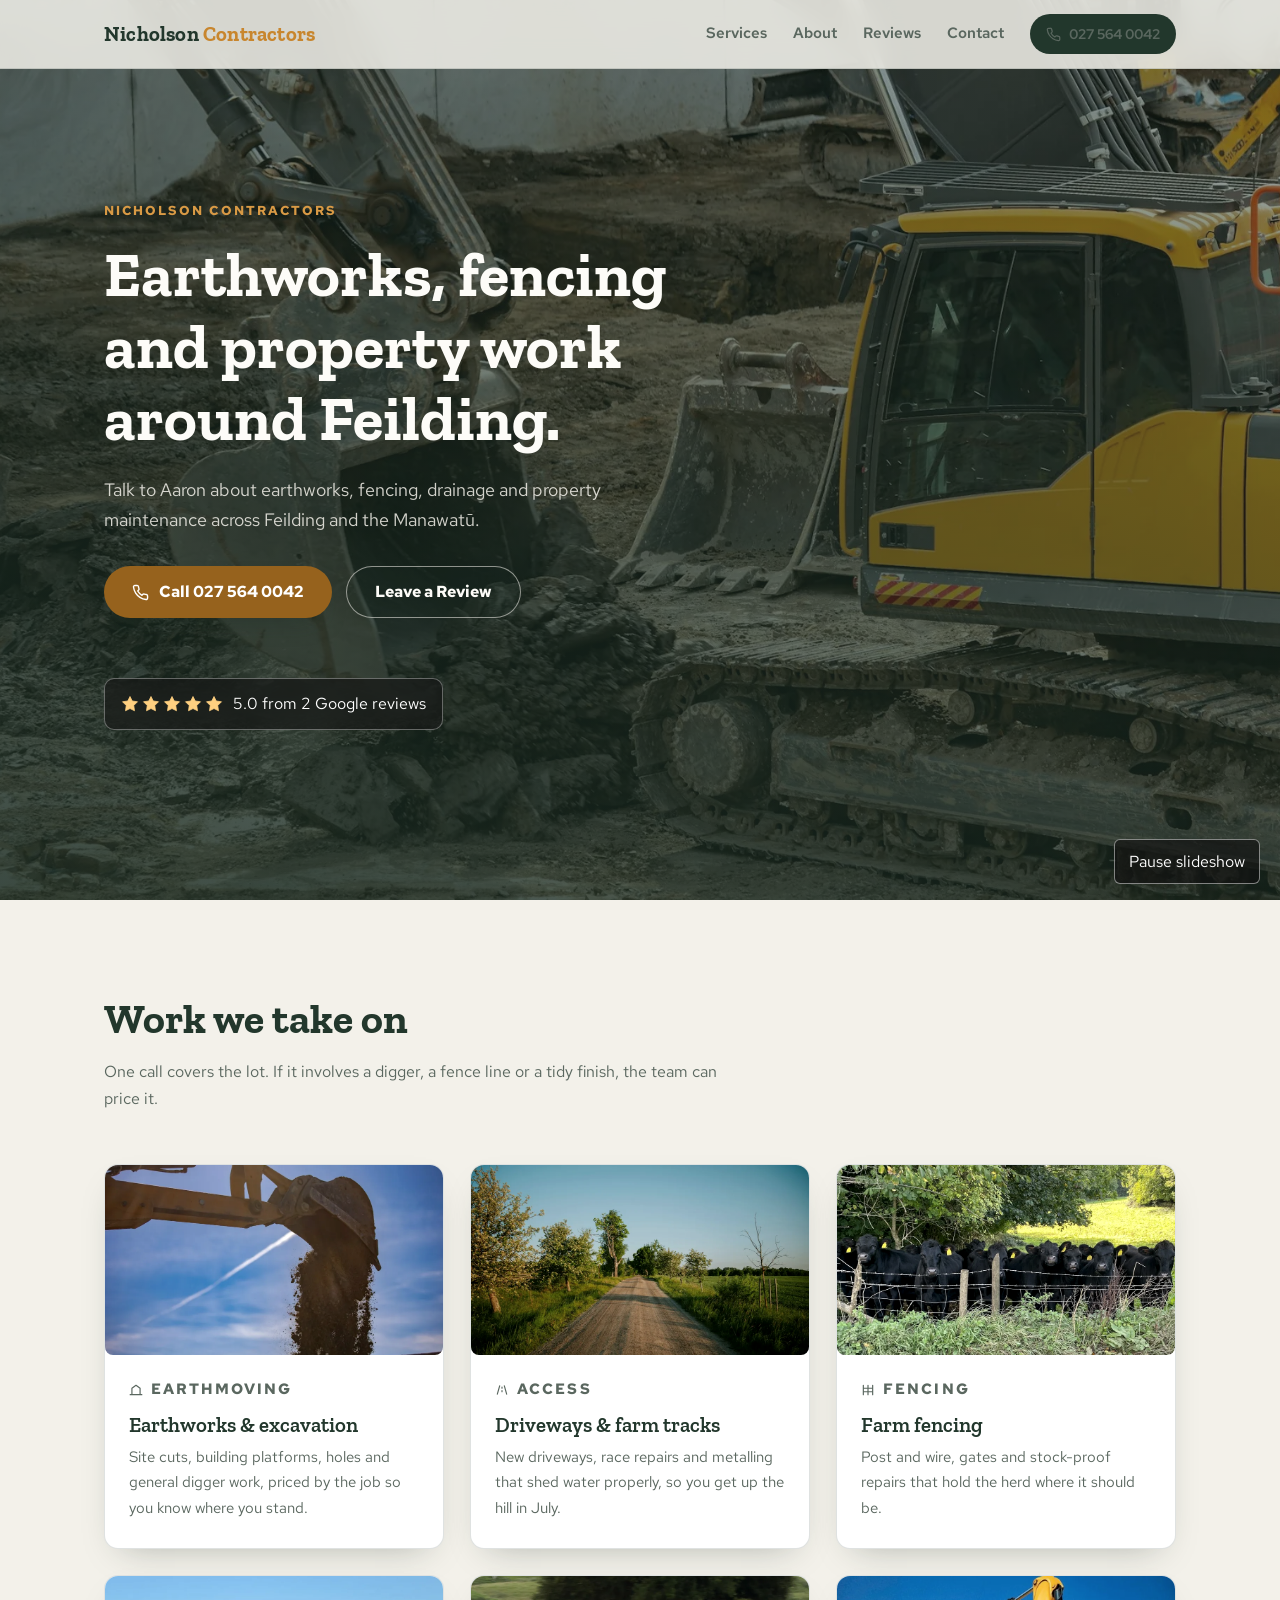
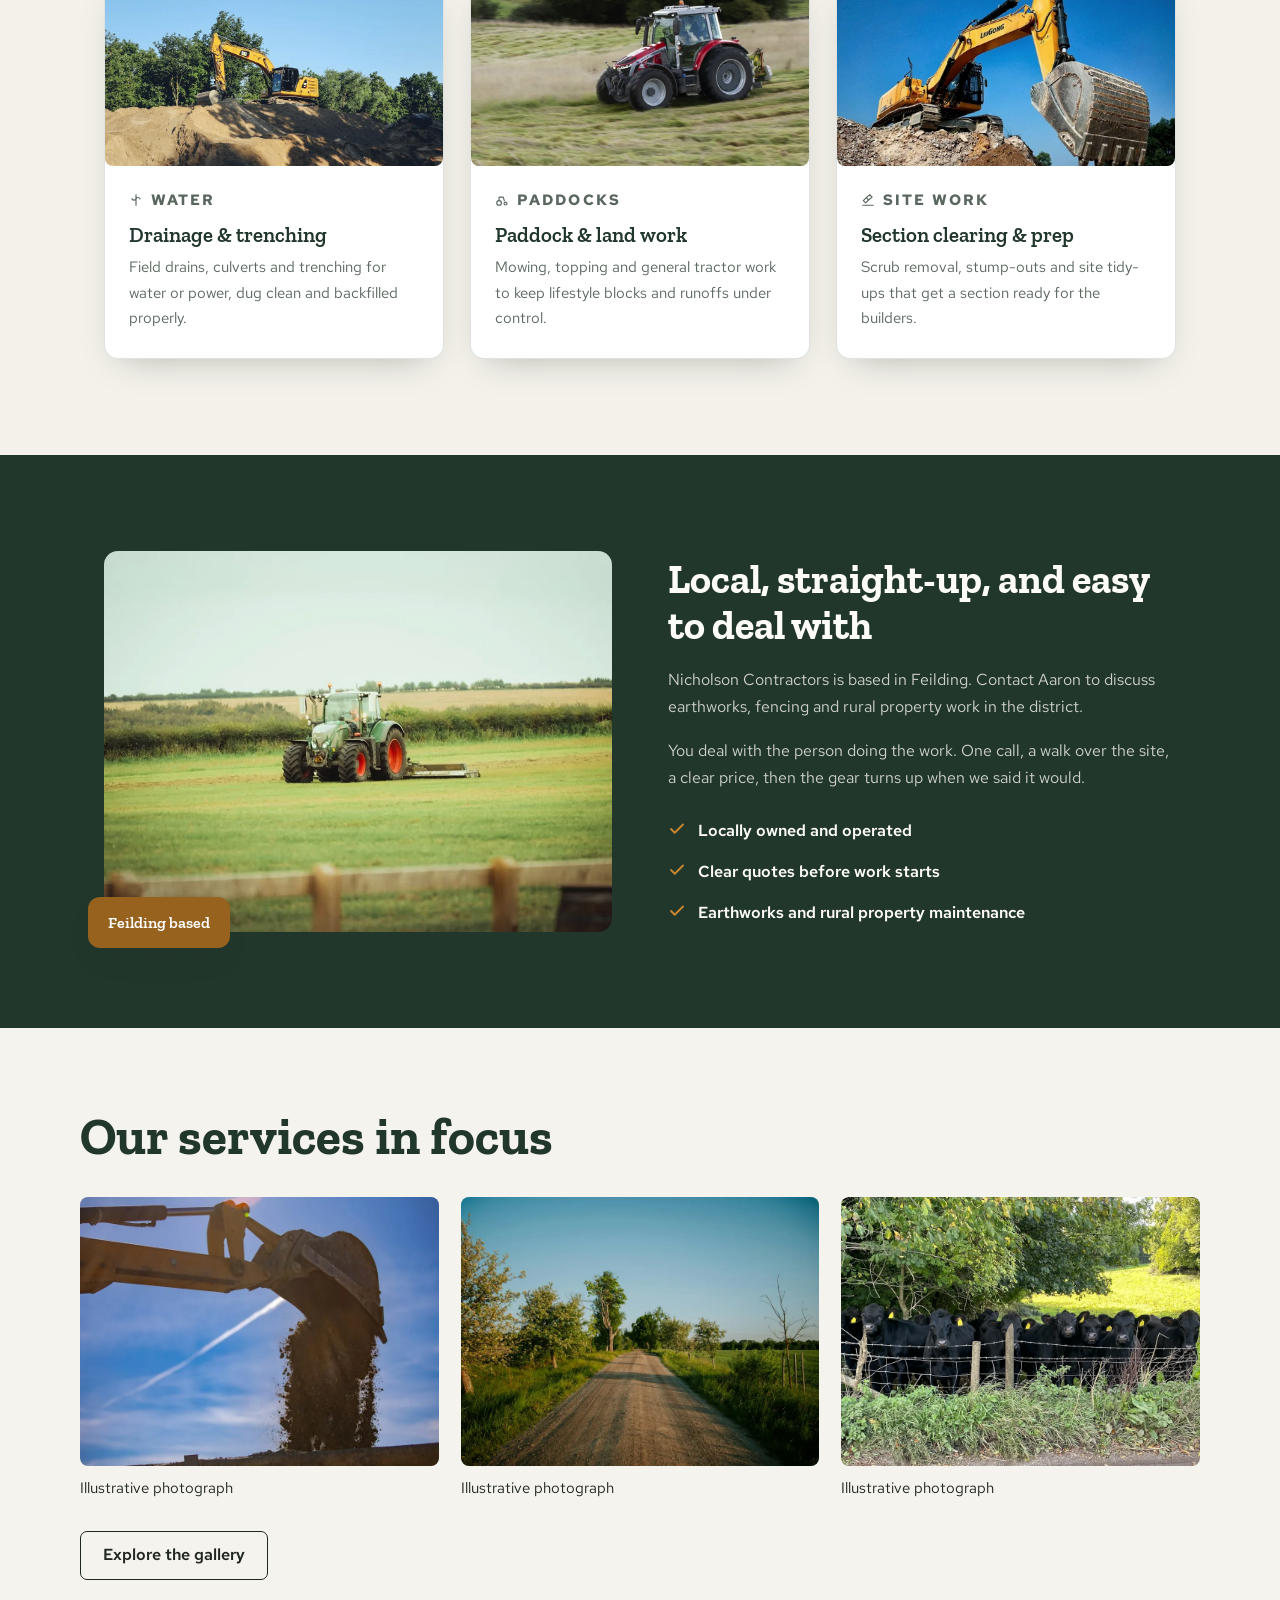
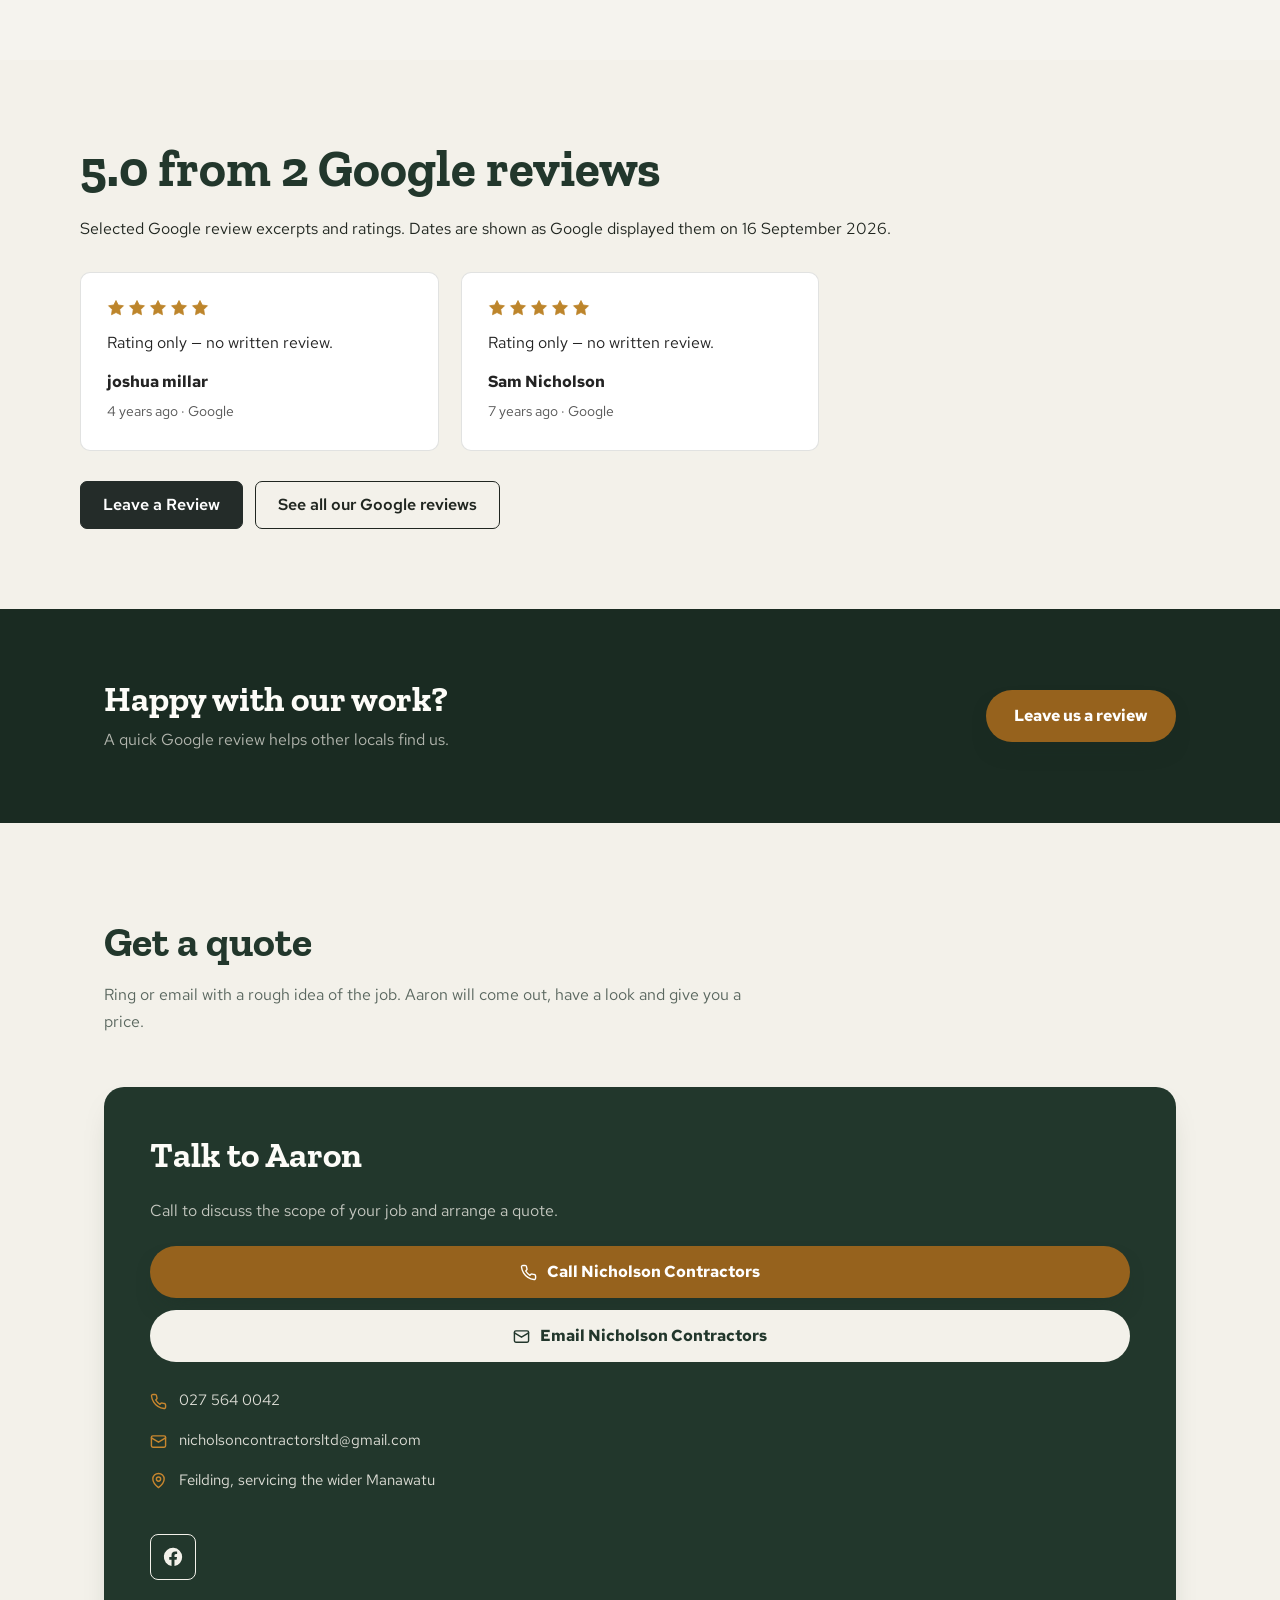
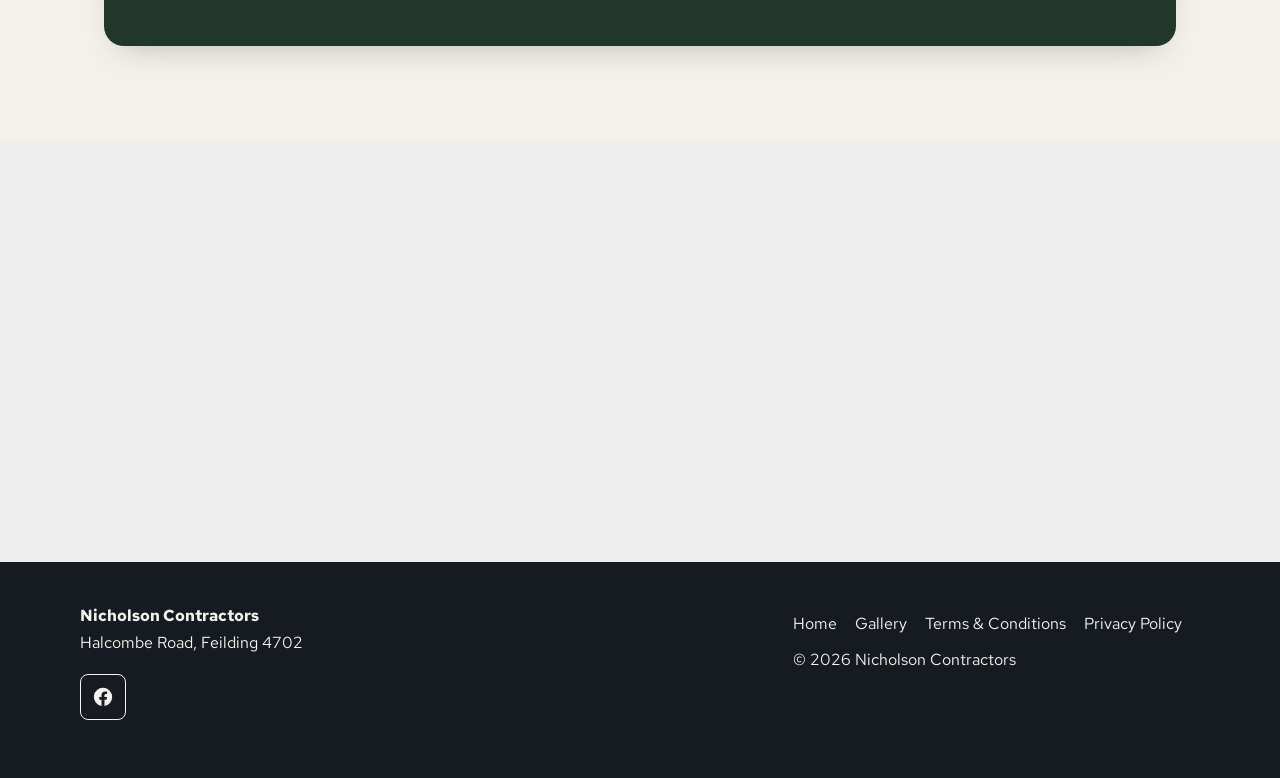
<file: index.html>
<!DOCTYPE html>

<html lang="en-NZ">
<head>
<meta charset="utf-8"/>
<meta content="width=device-width, initial-scale=1" name="viewport"/>
<title>Nicholson Contractors | Rural Contracting, Feilding</title>
<meta content="Nicholson Contractors handles earthworks, fencing, drainage and property work around Feilding and the wider Manawatu. Call Aaron for a straight quote." name="description"/>
<meta content="Nicholson Contractors | Rural Contracting, Feilding" property="og:title"/>
<meta content="Earthworks, fencing, drainage and property work around Feilding. Call Aaron for a straight quote." property="og:description"/>
<meta content="website" property="og:type"/>
<meta content="img/hero-earthworks.jpg" property="og:image"/>
<link href="data:image/svg+xml,%3Csvg xmlns='http://www.w3.org/2000/svg' viewBox='0 0 64 64'%3E%3Crect width='64' height='64' rx='12' fill='%2322372c'/%3E%3Ctext x='32' y='44' font-family='Georgia,serif' font-size='34' font-weight='700' fill='%23c8862e' text-anchor='middle'%3EN%3C/text%3E%3C/svg%3E" rel="icon"/>
<link href="https://fonts.googleapis.com" rel="preconnect"/>
<link crossorigin="" href="https://fonts.gstatic.com" rel="preconnect"/>
<link href="https://fonts.googleapis.com/css2?family=Zilla+Slab:wght@500;600;700&amp;family=Red+Hat+Text:wght@400;500;600;700&amp;display=swap" rel="stylesheet"/>
<link href="styles.css" rel="stylesheet"/></head>
<body>
<div id="intro"><span>Nicholson Contractors</span></div>
<nav id="nav">
<div class="nav-inner">
<a class="brand" href="#top">Nicholson <b>Contractors</b></a>
<a class="verified-mobile-call" href="tel:+64275640042">Call</a><button aria-expanded="false" aria-label="Open menu" data-menu-button="" id="navToggle">
<svg fill="none" height="26" stroke="currentColor" stroke-linecap="round" stroke-width="2" viewBox="0 0 24 24" width="26"><path d="M3 6h18M3 12h18M3 18h18"></path></svg>
</button>
<div class="nav-links" data-mobile-menu="" id="navLinks">
<a href="#services">Services</a>
<a href="#about">About</a>
<a href="#reviews">Reviews</a>
<a href="#contact">Contact</a>
<a class="nav-phone" href="tel:+64275640042">
<svg fill="none" height="15" stroke="currentColor" stroke-linecap="round" stroke-linejoin="round" stroke-width="2" viewBox="0 0 24 24" width="15"><path d="M22 16.92v3a2 2 0 0 1-2.18 2 19.79 19.79 0 0 1-8.63-3.07 19.5 19.5 0 0 1-6-6 19.79 19.79 0 0 1-3.07-8.67A2 2 0 0 1 4.11 2h3a2 2 0 0 1 2 1.72c.127.96.361 1.903.7 2.81a2 2 0 0 1-.45 2.11L8.09 9.91a16 16 0 0 0 6 6l1.27-1.27a2 2 0 0 1 2.11-.45c.907.339 1.85.573 2.81.7A2 2 0 0 1 22 16.92z"></path></svg>
        027 564 0042
      </a>
</div>
</div>
</nav>
<header class="hero" id="top">
<div class="slides">
<img alt="Excavator digging on a construction site" class="on" decoding="async" fetchpriority="high" height="1280" loading="eager" sizes="100vw" src="img/hero-earthworks.jpg" srcset="img/hero-earthworks-480.webp 480w, img/hero-earthworks-960.webp 960w, img/hero-earthworks-1600.webp 1600w, img/hero-earthworks.jpg 1920w" width="1920"/>
<img alt="Terraced earthworks cut into a hillside" decoding="async" fetchpriority="auto" height="1280" loading="lazy" sizes="100vw" src="img/hero-terraced-site.jpg" srcset="img/hero-terraced-site-480.webp 480w, img/hero-terraced-site-960.webp 960w, img/hero-terraced-site-1600.webp 1600w, img/hero-terraced-site.jpg 1920w" width="1920"/>
<img alt="Gravel farm road running between fenced paddocks" decoding="async" fetchpriority="auto" height="1281" loading="lazy" sizes="100vw" src="img/hero-farm-track.jpg" srcset="img/hero-farm-track-480.webp 480w, img/hero-farm-track-960.webp 960w, img/hero-farm-track-1600.webp 1600w, img/hero-farm-track.jpg 1920w" width="1920"/>
</div>
<div class="hero-scrim"></div>
<div class="hero-content">
<div class="hero-grid">
<div>
<p class="eyebrow">Nicholson Contractors</p>
<h1>Earthworks, fencing and property work around Feilding.</h1>
<p class="lede">Talk to Aaron about earthworks, fencing, drainage and property maintenance across Feilding and the Manawatū.</p>
<div class="hero-ctas">
<a class="btn btn-amber" href="tel:+64275640042">
<svg fill="none" height="17" stroke="currentColor" stroke-linecap="round" stroke-linejoin="round" stroke-width="2" viewBox="0 0 24 24" width="17"><path d="M22 16.92v3a2 2 0 0 1-2.18 2 19.79 19.79 0 0 1-8.63-3.07 19.5 19.5 0 0 1-6-6 19.79 19.79 0 0 1-3.07-8.67A2 2 0 0 1 4.11 2h3a2 2 0 0 1 2 1.72c.127.96.361 1.903.7 2.81a2 2 0 0 1-.45 2.11L8.09 9.91a16 16 0 0 0 6 6l1.27-1.27a2 2 0 0 1 2.11-.45c.907.339 1.85.573 2.81.7A2 2 0 0 1 22 16.92z"></path></svg>
            Call 027 564 0042
          </a>
<a class="btn btn-ghost" href="https://search.google.com/local/writereview?placeid=ChIJ3a2qFYJKQG0RBZfmLG000B4" rel="noopener" target="_blank">Leave a Review</a>
</div>
<a class="verified-rating" href="https://search.google.com/local/reviews?placeid=ChIJ3a2qFYJKQG0RBZfmLG000B4" rel="noopener" target="_blank"><span aria-label="5 out of 5 stars" class="verified-stars"><svg aria-hidden="true" fill="currentColor" stroke="currentColor" viewBox="0 0 24 24"><path d="m12 2 3 6 7 1-5 5 1 7-6-3-6 3 1-7-5-5 7-1z"></path></svg><svg aria-hidden="true" fill="currentColor" stroke="currentColor" viewBox="0 0 24 24"><path d="m12 2 3 6 7 1-5 5 1 7-6-3-6 3 1-7-5-5 7-1z"></path></svg><svg aria-hidden="true" fill="currentColor" stroke="currentColor" viewBox="0 0 24 24"><path d="m12 2 3 6 7 1-5 5 1 7-6-3-6 3 1-7-5-5 7-1z"></path></svg><svg aria-hidden="true" fill="currentColor" stroke="currentColor" viewBox="0 0 24 24"><path d="m12 2 3 6 7 1-5 5 1 7-6-3-6 3 1-7-5-5 7-1z"></path></svg><svg aria-hidden="true" fill="currentColor" stroke="currentColor" viewBox="0 0 24 24"><path d="m12 2 3 6 7 1-5 5 1 7-6-3-6 3 1-7-5-5 7-1z"></path></svg></span><span>5.0 from 2 Google reviews</span></a>
</div>
</div>
</div>
<button aria-pressed="false" class="slide-control" type="button">Pause slideshow</button></header>
<section id="services">
<div class="wrap">
<div class="sec-head reveal">
<h2>Work we take on</h2>
<p>One call covers the lot. If it involves a digger, a fence line or a tidy finish, the team can price it.</p>
</div>
<div class="svc-grid">
<article class="svc reveal">
<img alt="Excavator bucket dumping soil against a blue sky" class="photo" decoding="async" height="800" loading="lazy" sizes="(max-width: 767px) 100vw, 50vw" src="img/svc-earthworks.jpg" srcset="img/svc-earthworks-480.webp 480w, img/svc-earthworks-960.webp 960w, img/svc-earthworks.jpg 1200w" width="1200"/>
<div class="svc-body">
<p class="svc-label">
<svg fill="none" height="14" stroke="currentColor" stroke-linecap="round" stroke-linejoin="round" stroke-width="2" viewBox="0 0 24 24" width="14"><path d="M2 20h20M5 20V9l7-5 7 5v11"></path></svg>
            Earthmoving
          </p>
<h3>Earthworks &amp; excavation</h3>
<p>Site cuts, building platforms, holes and general digger work, priced by the job so you know where you stand.</p>
</div>
</article>
<article class="svc reveal">
<img alt="Metal farm track running through trees" class="photo" decoding="async" height="800" loading="lazy" sizes="(max-width: 767px) 100vw, 50vw" src="img/svc-driveways.jpg" srcset="img/svc-driveways-480.webp 480w, img/svc-driveways-960.webp 960w, img/svc-driveways.jpg 1200w" width="1200"/>
<div class="svc-body">
<p class="svc-label">
<svg fill="none" height="14" stroke="currentColor" stroke-linecap="round" stroke-linejoin="round" stroke-width="2" viewBox="0 0 24 24" width="14"><path d="M4 19l4-14M20 19L16 5M12 7v2M12 13v2"></path></svg>
            Access
          </p>
<h3>Driveways &amp; farm tracks</h3>
<p>New driveways, race repairs and metalling that shed water properly, so you get up the hill in July.</p>
</div>
</article>
<article class="svc reveal">
<img alt="Cattle standing behind a wire farm fence" class="photo" decoding="async" height="900" loading="lazy" sizes="(max-width: 767px) 100vw, 50vw" src="img/svc-fencing.jpg" srcset="img/svc-fencing-480.webp 480w, img/svc-fencing-960.webp 960w, img/svc-fencing.jpg 1200w" width="1200"/>
<div class="svc-body">
<p class="svc-label">
<svg fill="none" height="14" stroke="currentColor" stroke-linecap="round" stroke-linejoin="round" stroke-width="2" viewBox="0 0 24 24" width="14"><path d="M4 4v16M12 4v16M20 4v16M4 9h16M4 15h16"></path></svg>
            Fencing
          </p>
<h3>Farm fencing</h3>
<p>Post and wire, gates and stock-proof repairs that hold the herd where it should be.</p>
</div>
</article>
<article class="svc reveal">
<img alt="Excavator working on top of an earth bank" class="photo" decoding="async" height="674" loading="lazy" sizes="(max-width: 767px) 100vw, 50vw" src="img/svc-drainage.jpg" srcset="img/svc-drainage-480.webp 480w, img/svc-drainage-960.webp 960w, img/svc-drainage.jpg 1200w" width="1200"/>
<div class="svc-body">
<p class="svc-label">
<svg fill="none" height="14" stroke="currentColor" stroke-linecap="round" stroke-linejoin="round" stroke-width="2" viewBox="0 0 24 24" width="14"><path d="M12 3v18M5 10c2 3 5 3 7 0s5-3 7 0"></path></svg>
            Water
          </p>
<h3>Drainage &amp; trenching</h3>
<p>Field drains, culverts and trenching for water or power, dug clean and backfilled properly.</p>
</div>
</article>
<article class="svc reveal">
<img alt="Tractor mowing a grass paddock" class="photo" decoding="async" height="800" loading="lazy" sizes="(max-width: 767px) 100vw, 50vw" src="img/svc-tractor.jpg" srcset="img/svc-tractor-480.webp 480w, img/svc-tractor-960.webp 960w, img/svc-tractor.jpg 1200w" width="1200"/>
<div class="svc-body">
<p class="svc-label">
<svg fill="none" height="14" stroke="currentColor" stroke-linecap="round" stroke-linejoin="round" stroke-width="2" viewBox="0 0 24 24" width="14"><circle cx="7" cy="17" r="4"></circle><circle cx="18" cy="18" r="2.5"></circle><path d="M7 13V7h7l2 6"></path></svg>
            Paddocks
          </p>
<h3>Paddock &amp; land work</h3>
<p>Mowing, topping and general tractor work to keep lifestyle blocks and runoffs under control.</p>
</div>
</article>
<article class="svc reveal">
<img alt="Excavator digging earth on a cleared site" class="photo" decoding="async" height="800" loading="lazy" sizes="(max-width: 767px) 100vw, 50vw" src="img/svc-siteprep.jpg" srcset="img/svc-siteprep-480.webp 480w, img/svc-siteprep-960.webp 960w, img/svc-siteprep.jpg 1200w" width="1200"/>
<div class="svc-body">
<p class="svc-label">
<svg fill="none" height="14" stroke="currentColor" stroke-linecap="round" stroke-linejoin="round" stroke-width="2" viewBox="0 0 24 24" width="14"><path d="M3 21h18M9 8l6-5 4 4-6 5M9 8l-5 5 4 4 5-5M9 8l4 4"></path></svg>
            Site work
          </p>
<h3>Section clearing &amp; prep</h3>
<p>Scrub removal, stump-outs and site tidy-ups that get a section ready for the builders.</p>
</div>
</article>
</div>
</div>
</section>
<section id="about">
<div class="wrap">
<div class="about-grid">
<div class="about-photo reveal">
<img alt="Tractor working a green paddock behind a timber fence" class="photo" decoding="async" height="933" loading="lazy" sizes="(max-width: 767px) 100vw, 50vw" src="img/about-tractor.jpg" srcset="img/about-tractor-480.webp 480w, img/about-tractor-960.webp 960w, img/about-tractor.jpg 1400w" width="1400"/>
<span class="about-tag">Feilding based</span>
</div>
<div class="about-copy reveal">
<h2>Local, straight-up, and easy to deal with</h2>
<p>Nicholson Contractors is based in Feilding. Contact Aaron to discuss earthworks, fencing and rural property work in the district.</p>
<p>You deal with the person doing the work. One call, a walk over the site, a clear price, then the gear turns up when we said it would.</p>
<ul class="checklist">
<li>
<svg fill="none" height="18" stroke="currentColor" stroke-linecap="round" stroke-linejoin="round" stroke-width="2.5" viewBox="0 0 24 24" width="18"><path d="M20 6L9 17l-5-5"></path></svg>
            Locally owned and operated
          </li>
<li>
<svg fill="none" height="18" stroke="currentColor" stroke-linecap="round" stroke-linejoin="round" stroke-width="2.5" viewBox="0 0 24 24" width="18"><path d="M20 6L9 17l-5-5"></path></svg>
            Clear quotes before work starts
          </li>
<li>
<svg fill="none" height="18" stroke="currentColor" stroke-linecap="round" stroke-linejoin="round" stroke-width="2.5" viewBox="0 0 24 24" width="18"><path d="M20 6L9 17l-5-5"></path></svg>Earthworks and rural property maintenance</li>
</ul>
</div>
</div>
</div>
</section>
<section class="verified-section verified-gallery" id="gallery"><div class="verified-wrap"><h2>Our services in focus</h2><div class="verified-grid"><figure><img alt="Nicholson Contractors — service illustration" decoding="async" height="800" loading="lazy" sizes="(max-width: 767px) 100vw, 50vw" src="img/svc-earthworks.jpg" srcset="img/svc-earthworks-480.webp 480w, img/svc-earthworks-960.webp 960w, img/svc-earthworks.jpg 1200w" width="1200"/><figcaption>Illustrative photograph</figcaption></figure><figure><img alt="Nicholson Contractors — service illustration" decoding="async" height="800" loading="lazy" sizes="(max-width: 767px) 100vw, 50vw" src="img/svc-driveways.jpg" srcset="img/svc-driveways-480.webp 480w, img/svc-driveways-960.webp 960w, img/svc-driveways.jpg 1200w" width="1200"/><figcaption>Illustrative photograph</figcaption></figure><figure><img alt="Nicholson Contractors — service illustration" decoding="async" height="900" loading="lazy" sizes="(max-width: 767px) 100vw, 50vw" src="img/svc-fencing.jpg" srcset="img/svc-fencing-480.webp 480w, img/svc-fencing-960.webp 960w, img/svc-fencing.jpg 1200w" width="1200"/><figcaption>Illustrative photograph</figcaption></figure></div><a class="verified-button" href="gallery.html">Explore the gallery</a></div></section><section class="verified-section" id="reviews"><div class="verified-wrap"><h2>5.0 from 2 Google reviews</h2><p>Selected Google review excerpts and ratings. Dates are shown as Google displayed them on 16 September 2026.</p><div class="verified-grid"><article class="verified-card"><span aria-label="5 out of 5 stars" class="verified-stars"><svg aria-hidden="true" fill="currentColor" stroke="currentColor" viewBox="0 0 24 24"><path d="m12 2 3 6 7 1-5 5 1 7-6-3-6 3 1-7-5-5 7-1z"></path></svg><svg aria-hidden="true" fill="currentColor" stroke="currentColor" viewBox="0 0 24 24"><path d="m12 2 3 6 7 1-5 5 1 7-6-3-6 3 1-7-5-5 7-1z"></path></svg><svg aria-hidden="true" fill="currentColor" stroke="currentColor" viewBox="0 0 24 24"><path d="m12 2 3 6 7 1-5 5 1 7-6-3-6 3 1-7-5-5 7-1z"></path></svg><svg aria-hidden="true" fill="currentColor" stroke="currentColor" viewBox="0 0 24 24"><path d="m12 2 3 6 7 1-5 5 1 7-6-3-6 3 1-7-5-5 7-1z"></path></svg><svg aria-hidden="true" fill="currentColor" stroke="currentColor" viewBox="0 0 24 24"><path d="m12 2 3 6 7 1-5 5 1 7-6-3-6 3 1-7-5-5 7-1z"></path></svg></span><p>Rating only — no written review.</p><strong>joshua millar</strong><small>4 years ago · Google</small></article><article class="verified-card"><span aria-label="5 out of 5 stars" class="verified-stars"><svg aria-hidden="true" fill="currentColor" stroke="currentColor" viewBox="0 0 24 24"><path d="m12 2 3 6 7 1-5 5 1 7-6-3-6 3 1-7-5-5 7-1z"></path></svg><svg aria-hidden="true" fill="currentColor" stroke="currentColor" viewBox="0 0 24 24"><path d="m12 2 3 6 7 1-5 5 1 7-6-3-6 3 1-7-5-5 7-1z"></path></svg><svg aria-hidden="true" fill="currentColor" stroke="currentColor" viewBox="0 0 24 24"><path d="m12 2 3 6 7 1-5 5 1 7-6-3-6 3 1-7-5-5 7-1z"></path></svg><svg aria-hidden="true" fill="currentColor" stroke="currentColor" viewBox="0 0 24 24"><path d="m12 2 3 6 7 1-5 5 1 7-6-3-6 3 1-7-5-5 7-1z"></path></svg><svg aria-hidden="true" fill="currentColor" stroke="currentColor" viewBox="0 0 24 24"><path d="m12 2 3 6 7 1-5 5 1 7-6-3-6 3 1-7-5-5 7-1z"></path></svg></span><p>Rating only — no written review.</p><strong>Sam Nicholson</strong><small>7 years ago · Google</small></article></div><div class="verified-actions"><a class="verified-button primary" href="https://search.google.com/local/writereview?placeid=ChIJ3a2qFYJKQG0RBZfmLG000B4" rel="noopener" target="_blank">Leave a Review</a><a class="verified-button" href="https://search.google.com/local/reviews?placeid=ChIJ3a2qFYJKQG0RBZfmLG000B4" rel="noopener" target="_blank">See all our Google reviews</a></div></div></section>
<section id="review-banner">
<div class="wrap banner-inner reveal">
<div>
<h2>Happy with our work?</h2>
<p>A quick Google review helps other locals find us.</p>
</div>
<a class="btn btn-amber" href="https://search.google.com/local/writereview?placeid=ChIJ3a2qFYJKQG0RBZfmLG000B4" rel="noopener" target="_blank">Leave us a review</a>
</div>
</section>
<section id="contact">
<div class="wrap">
<div class="sec-head reveal">
<h2>Get a quote</h2>
<p>Ring or email with a rough idea of the job. Aaron will come out, have a look and give you a price.</p>
</div>
<div class="contact-card reveal" style="grid-template-columns:1fr">
<div class="contact-body">
<h2>Talk to Aaron</h2>
<p>Call to discuss the scope of your job and arrange a quote.</p>
<div class="contact-btns">
<a class="btn btn-amber" href="tel:+64275640042">
<svg fill="none" height="17" stroke="currentColor" stroke-linecap="round" stroke-linejoin="round" stroke-width="2" viewBox="0 0 24 24" width="17"><path d="M22 16.92v3a2 2 0 0 1-2.18 2 19.79 19.79 0 0 1-8.63-3.07 19.5 19.5 0 0 1-6-6 19.79 19.79 0 0 1-3.07-8.67A2 2 0 0 1 4.11 2h3a2 2 0 0 1 2 1.72c.127.96.361 1.903.7 2.81a2 2 0 0 1-.45 2.11L8.09 9.91a16 16 0 0 0 6 6l1.27-1.27a2 2 0 0 1 2.11-.45c.907.339 1.85.573 2.81.7A2 2 0 0 1 22 16.92z"></path></svg>
            Call Nicholson Contractors
          </a>
<a class="btn btn-bone" href="mailto:nicholsoncontractorsltd@gmail.com">
<svg fill="none" height="17" stroke="currentColor" stroke-linecap="round" stroke-linejoin="round" stroke-width="2" viewBox="0 0 24 24" width="17"><rect height="16" rx="2" width="20" x="2" y="4"></rect><path d="m22 7-10 6L2 7"></path></svg>
            Email Nicholson Contractors
          </a>
</div>
<div class="c-rows">
<div class="c-row">
<svg fill="none" height="17" stroke="currentColor" stroke-linecap="round" stroke-linejoin="round" stroke-width="2" viewBox="0 0 24 24" width="17"><path d="M22 16.92v3a2 2 0 0 1-2.18 2 19.79 19.79 0 0 1-8.63-3.07 19.5 19.5 0 0 1-6-6 19.79 19.79 0 0 1-3.07-8.67A2 2 0 0 1 4.11 2h3a2 2 0 0 1 2 1.72c.127.96.361 1.903.7 2.81a2 2 0 0 1-.45 2.11L8.09 9.91a16 16 0 0 0 6 6l1.27-1.27a2 2 0 0 1 2.11-.45c.907.339 1.85.573 2.81.7A2 2 0 0 1 22 16.92z"></path></svg>
<a href="tel:+64275640042">027 564 0042</a>
</div>
<div class="c-row">
<svg fill="none" height="17" stroke="currentColor" stroke-linecap="round" stroke-linejoin="round" stroke-width="2" viewBox="0 0 24 24" width="17"><rect height="16" rx="2" width="20" x="2" y="4"></rect><path d="m22 7-10 6L2 7"></path></svg>
<span id="emailText">nicholsoncontractorsltd@gmail.com</span>
</div>
<div class="c-row">
<svg fill="none" height="17" stroke="currentColor" stroke-linecap="round" stroke-linejoin="round" stroke-width="2" viewBox="0 0 24 24" width="17"><path d="M20 10c0 6-8 12-8 12s-8-6-8-12a8 8 0 0 1 16 0z"></path><circle cx="12" cy="10" r="3"></circle></svg>
<span>Feilding, servicing the wider Manawatu</span>
</div>
</div>
<div class="verified-socials"><a aria-label="Search Facebook for Nicholson Contractors (profile unverified)" href="https://www.facebook.com/search/top?q=Nicholson%20Contractors%20%20Feilding%204702" rel="noopener" target="_blank"><svg aria-hidden="true" fill="currentColor" viewBox="0 0 24 24"><path d="M22 12a10 10 0 1 0-11.6 9.9v-7H7.9V12h2.5V9.8c0-2.5 1.5-3.9 3.8-3.9 1.1 0 2.3.2 2.3.2v2.5h-1.3c-1.2 0-1.6.8-1.6 1.6V12h2.8l-.5 2.9h-2.3v7A10 10 0 0 0 22 12Z"></path></svg></a></div>
</div>
</div>
</div>
</section>
<section aria-label="Business location" class="verified-map"><div class="verified-wrap"><iframe allowfullscreen="" loading="lazy" referrerpolicy="no-referrer-when-downgrade" src="https://www.google.com/maps?q=Nicholson%20Contractors%20Halcombe%20Road%2C%20Feilding%204702&amp;output=embed" title="Map of Nicholson Contractors, Halcombe Road, Feilding 4702"></iframe></div></section><footer class="verified-footer"><div class="verified-wrap"><div><strong>Nicholson Contractors</strong><p>Halcombe Road, Feilding 4702</p><div class="verified-socials"><a aria-label="Search Facebook for Nicholson Contractors (profile unverified)" href="https://www.facebook.com/search/top?q=Nicholson%20Contractors%20%20Feilding%204702" rel="noopener" target="_blank"><svg aria-hidden="true" fill="currentColor" viewBox="0 0 24 24"><path d="M22 12a10 10 0 1 0-11.6 9.9v-7H7.9V12h2.5V9.8c0-2.5 1.5-3.9 3.8-3.9 1.1 0 2.3.2 2.3.2v2.5h-1.3c-1.2 0-1.6.8-1.6 1.6V12h2.8l-.5 2.9h-2.3v7A10 10 0 0 0 22 12Z"></path></svg></a></div></div><div><a href="index.html">Home</a><a href="gallery.html">Gallery</a><a href="/terms.html">Terms &amp; Conditions</a><a href="/privacy.html">Privacy Policy</a><p>© 2026 Nicholson Contractors</p></div></div></footer><script defer="" src="site.js"></script></body>
</html>
</file>
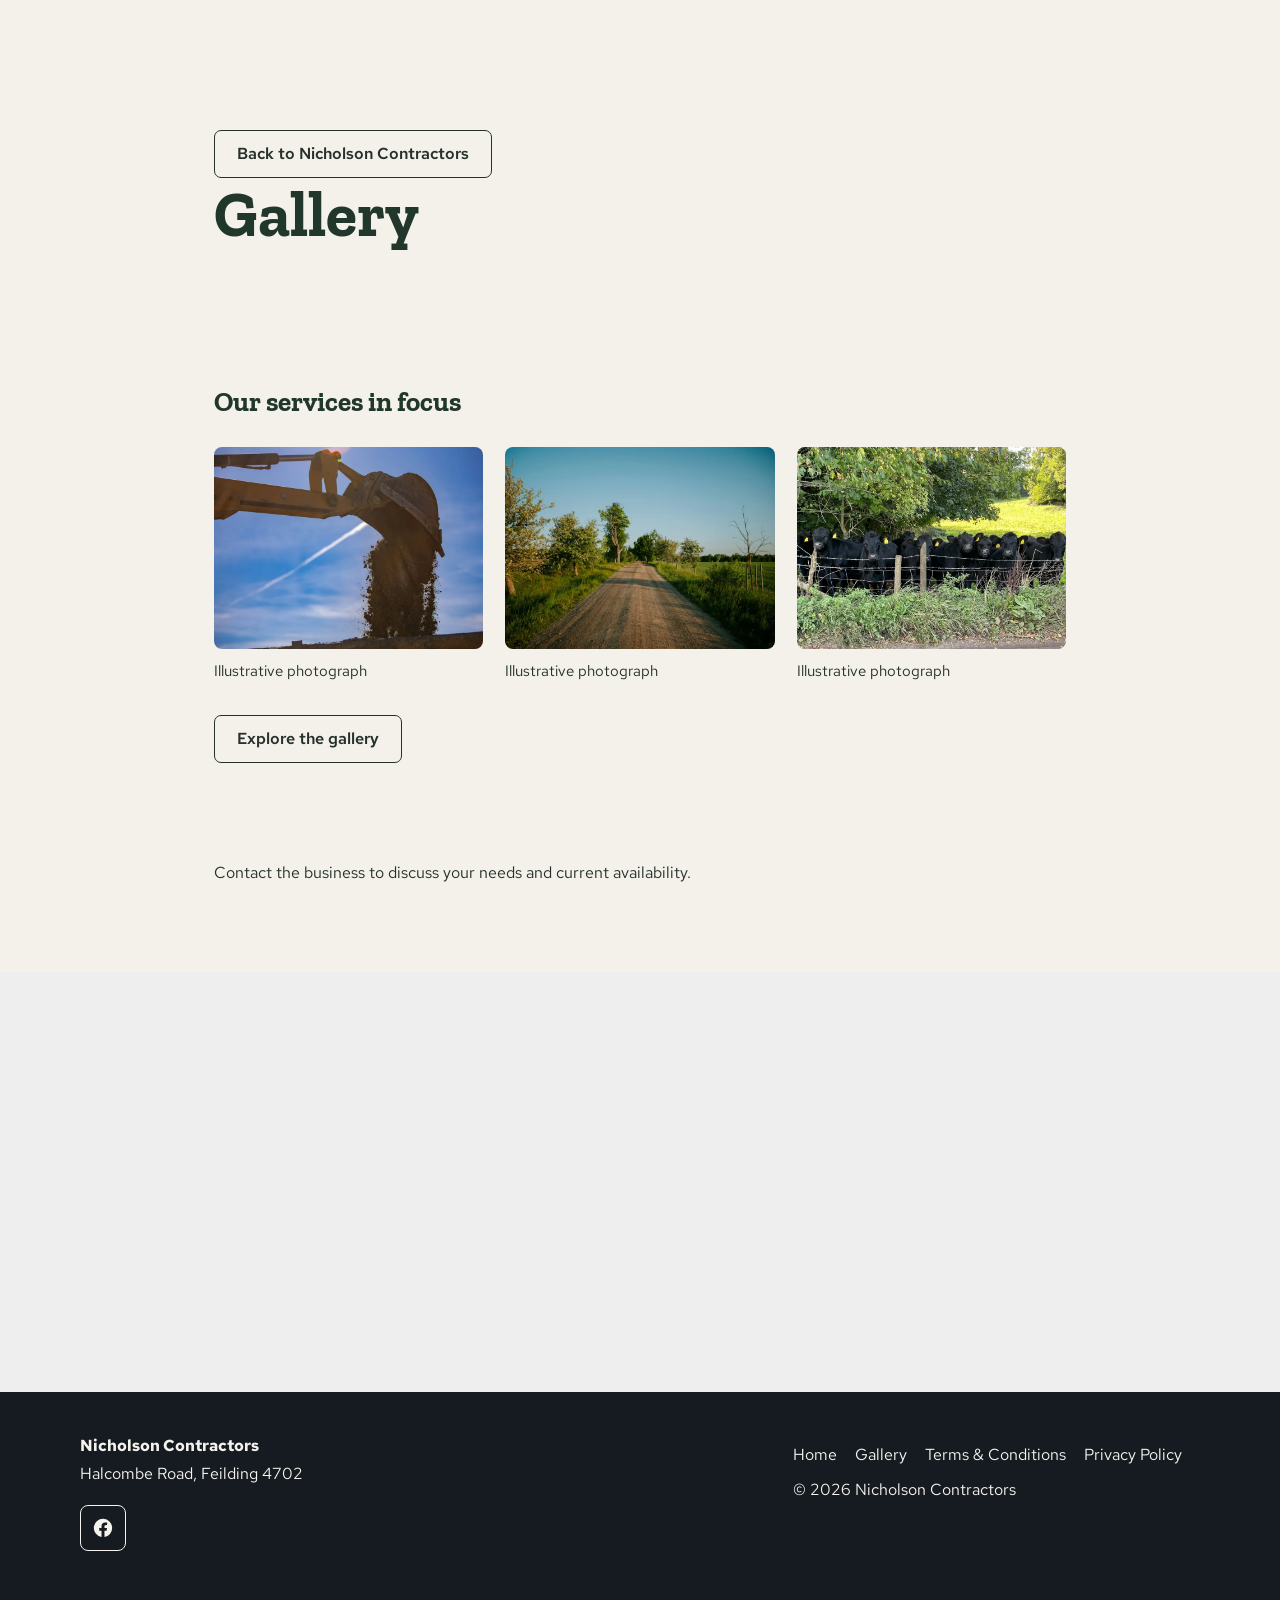
<file: gallery.html>
<!DOCTYPE html>
<html lang="en-NZ"><head>
<meta charset="utf-8"/>
<meta content="width=device-width, initial-scale=1" name="viewport"/>
<title>Gallery | Nicholson Contractors</title>
<meta content="Nicholson Contractors handles earthworks, fencing, drainage and property work around Feilding and the wider Manawatu. Call Aaron for a straight quote." name="description"/>
<meta content="Nicholson Contractors | Rural Contracting, Feilding" property="og:title"/>
<meta content="Earthworks, fencing, drainage and property work around Feilding. Call Aaron for a straight quote." property="og:description"/>
<meta content="website" property="og:type"/>
<meta content="img/hero-earthworks.jpg" property="og:image"/>
<link href="data:image/svg+xml,%3Csvg xmlns='http://www.w3.org/2000/svg' viewBox='0 0 64 64'%3E%3Crect width='64' height='64' rx='12' fill='%2322372c'/%3E%3Ctext x='32' y='44' font-family='Georgia,serif' font-size='34' font-weight='700' fill='%23c8862e' text-anchor='middle'%3EN%3C/text%3E%3C/svg%3E" rel="icon"/>
<link href="https://fonts.googleapis.com" rel="preconnect"/>
<link crossorigin="" href="https://fonts.gstatic.com" rel="preconnect"/>
<link href="https://fonts.googleapis.com/css2?family=Zilla+Slab:wght@500;600;700&amp;family=Red+Hat+Text:wght@400;500;600;700&amp;display=swap" rel="stylesheet"/>
<link href="styles.css" rel="stylesheet"/></head><body><main class="verified-legal"><a class="verified-button" href="index.html">Back to Nicholson Contractors</a><h1>Gallery</h1><section class="verified-section verified-gallery" id="gallery"><div class="verified-wrap"><h2>Our services in focus</h2><div class="verified-grid"><figure><img alt="Nicholson Contractors — service illustration" decoding="async" height="800" loading="lazy" sizes="(max-width: 767px) 100vw, 50vw" src="img/svc-earthworks.jpg" srcset="img/svc-earthworks-480.webp 480w, img/svc-earthworks-960.webp 960w, img/svc-earthworks.jpg 1200w" width="1200"/><figcaption>Illustrative photograph</figcaption></figure><figure><img alt="Nicholson Contractors — service illustration" decoding="async" height="800" loading="lazy" sizes="(max-width: 767px) 100vw, 50vw" src="img/svc-driveways.jpg" srcset="img/svc-driveways-480.webp 480w, img/svc-driveways-960.webp 960w, img/svc-driveways.jpg 1200w" width="1200"/><figcaption>Illustrative photograph</figcaption></figure><figure><img alt="Nicholson Contractors — service illustration" decoding="async" height="900" loading="lazy" sizes="(max-width: 767px) 100vw, 50vw" src="img/svc-fencing.jpg" srcset="img/svc-fencing-480.webp 480w, img/svc-fencing-960.webp 960w, img/svc-fencing.jpg 1200w" width="1200"/><figcaption>Illustrative photograph</figcaption></figure></div><a class="verified-button" href="gallery.html">Explore the gallery</a></div></section><p>Contact the business to discuss your needs and current availability.</p></main><section aria-label="Business location" class="verified-map"><div class="verified-wrap"><iframe allowfullscreen="" loading="lazy" referrerpolicy="no-referrer-when-downgrade" src="https://www.google.com/maps?q=Nicholson%20Contractors%20Halcombe%20Road%2C%20Feilding%204702&amp;output=embed" title="Map of Nicholson Contractors, Halcombe Road, Feilding 4702"></iframe></div></section><footer class="verified-footer"><div class="verified-wrap"><div><strong>Nicholson Contractors</strong><p>Halcombe Road, Feilding 4702</p><div class="verified-socials"><a aria-label="Search Facebook for Nicholson Contractors (profile unverified)" href="https://www.facebook.com/search/top?q=Nicholson%20Contractors%20%20Feilding%204702" rel="noopener" target="_blank"><svg aria-hidden="true" fill="currentColor" viewBox="0 0 24 24"><path d="M22 12a10 10 0 1 0-11.6 9.9v-7H7.9V12h2.5V9.8c0-2.5 1.5-3.9 3.8-3.9 1.1 0 2.3.2 2.3.2v2.5h-1.3c-1.2 0-1.6.8-1.6 1.6V12h2.8l-.5 2.9h-2.3v7A10 10 0 0 0 22 12Z"></path></svg></a></div></div><div><a href="index.html">Home</a><a href="gallery.html">Gallery</a><a href="/terms.html">Terms &amp; Conditions</a><a href="/privacy.html">Privacy Policy</a><p>© 2026 Nicholson Contractors</p></div></div></footer><script defer="" src="site.js"></script></body></html>
</file>
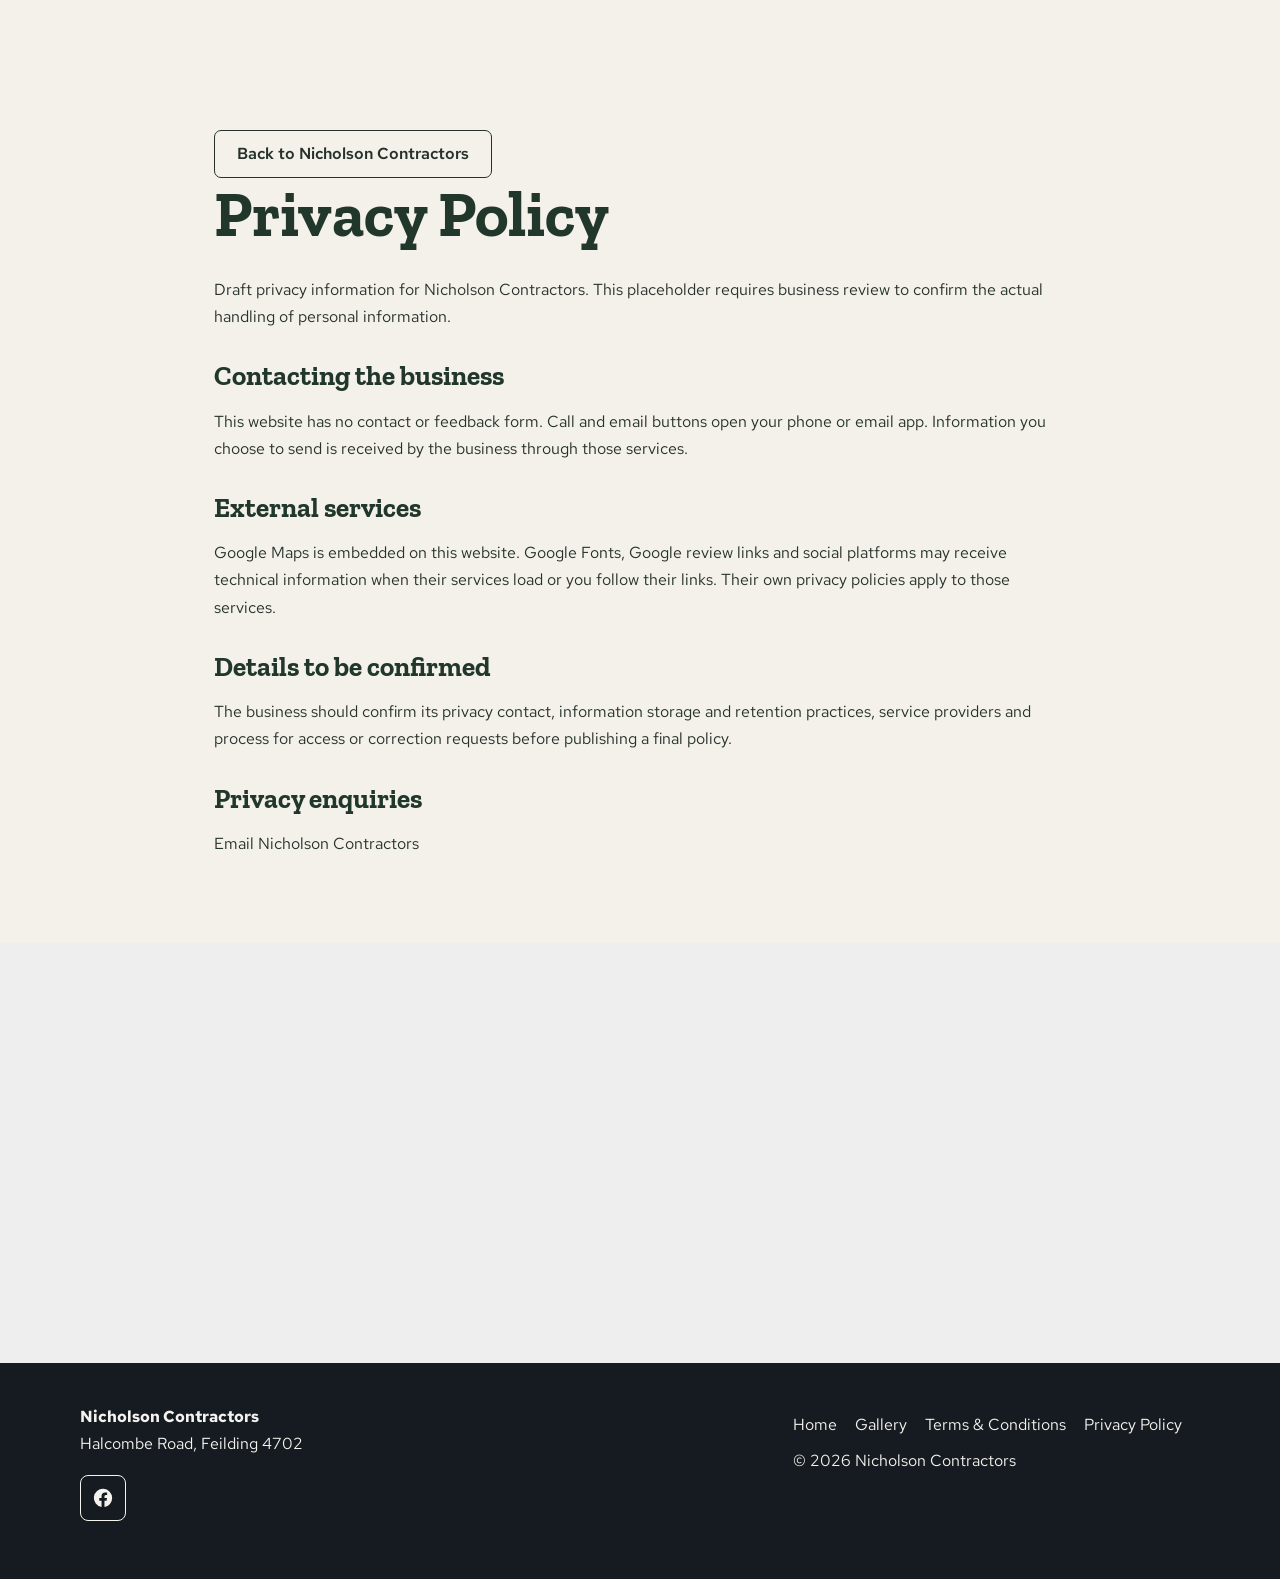
<file: privacy.html>
<!DOCTYPE html><html lang="en-NZ"><head>
<meta charset="utf-8"/>
<meta content="width=device-width, initial-scale=1" name="viewport"/>
<title>Privacy Policy | Nicholson Contractors</title>
<meta content="Nicholson Contractors handles earthworks, fencing, drainage and property work around Feilding and the wider Manawatu. Call Aaron for a straight quote." name="description"/>
<meta content="Nicholson Contractors | Rural Contracting, Feilding" property="og:title"/>
<meta content="Earthworks, fencing, drainage and property work around Feilding. Call Aaron for a straight quote." property="og:description"/>
<meta content="website" property="og:type"/>
<meta content="img/hero-earthworks.jpg" property="og:image"/>
<link href="data:image/svg+xml,%3Csvg xmlns='http://www.w3.org/2000/svg' viewBox='0 0 64 64'%3E%3Crect width='64' height='64' rx='12' fill='%2322372c'/%3E%3Ctext x='32' y='44' font-family='Georgia,serif' font-size='34' font-weight='700' fill='%23c8862e' text-anchor='middle'%3EN%3C/text%3E%3C/svg%3E" rel="icon"/>
<link href="https://fonts.googleapis.com" rel="preconnect"/>
<link crossorigin="" href="https://fonts.gstatic.com" rel="preconnect"/>
<link href="https://fonts.googleapis.com/css2?family=Zilla+Slab:wght@500;600;700&amp;family=Red+Hat+Text:wght@400;500;600;700&amp;display=swap" rel="stylesheet"/>
<link href="styles.css" rel="stylesheet"/></head><body><main class="verified-legal"><a class="verified-button" href="index.html">Back to Nicholson Contractors</a><h1>Privacy Policy</h1><p>Draft privacy information for Nicholson Contractors. This placeholder requires business review to confirm the actual handling of personal information.</p><h2>Contacting the business</h2><p>This website has no contact or feedback form. Call and email buttons open your phone or email app. Information you choose to send is received by the business through those services.</p><h2>External services</h2><p>Google Maps is embedded on this website. Google Fonts, Google review links and social platforms may receive technical information when their services load or you follow their links. Their own privacy policies apply to those services.</p><h2>Details to be confirmed</h2><p>The business should confirm its privacy contact, information storage and retention practices, service providers and process for access or correction requests before publishing a final policy.</p><h2>Privacy enquiries</h2><p><a href="mailto:nicholsoncontractorsltd@gmail.com">Email Nicholson Contractors</a></p></main><section class="verified-map" aria-label="Business location"><div class="verified-wrap"><iframe title="Map of Nicholson Contractors, Halcombe Road, Feilding 4702" src="https://www.google.com/maps?q=Nicholson%20Contractors%20Halcombe%20Road%2C%20Feilding%204702&amp;output=embed" loading="lazy" referrerpolicy="no-referrer-when-downgrade" allowfullscreen></iframe></div></section><footer class="verified-footer"><div class="verified-wrap"><div><strong>Nicholson Contractors</strong><p>Halcombe Road, Feilding 4702</p><div class="verified-socials"><a href="https://www.facebook.com/search/top?q=Nicholson%20Contractors%20%20Feilding%204702" target="_blank" rel="noopener" aria-label="Search Facebook for Nicholson Contractors (profile unverified)"><svg aria-hidden="true" viewBox="0 0 24 24" fill="currentColor"><path d="M22 12a10 10 0 1 0-11.6 9.9v-7H7.9V12h2.5V9.8c0-2.5 1.5-3.9 3.8-3.9 1.1 0 2.3.2 2.3.2v2.5h-1.3c-1.2 0-1.6.8-1.6 1.6V12h2.8l-.5 2.9h-2.3v7A10 10 0 0 0 22 12Z"/></svg></a></div></div><div><a href="index.html">Home</a><a href="gallery.html">Gallery</a><a href="/terms.html">Terms &amp; Conditions</a><a href="/privacy.html">Privacy Policy</a><p>© 2026 Nicholson Contractors</p></div></div></footer><script src="site.js" defer></script></body></html>
</file>
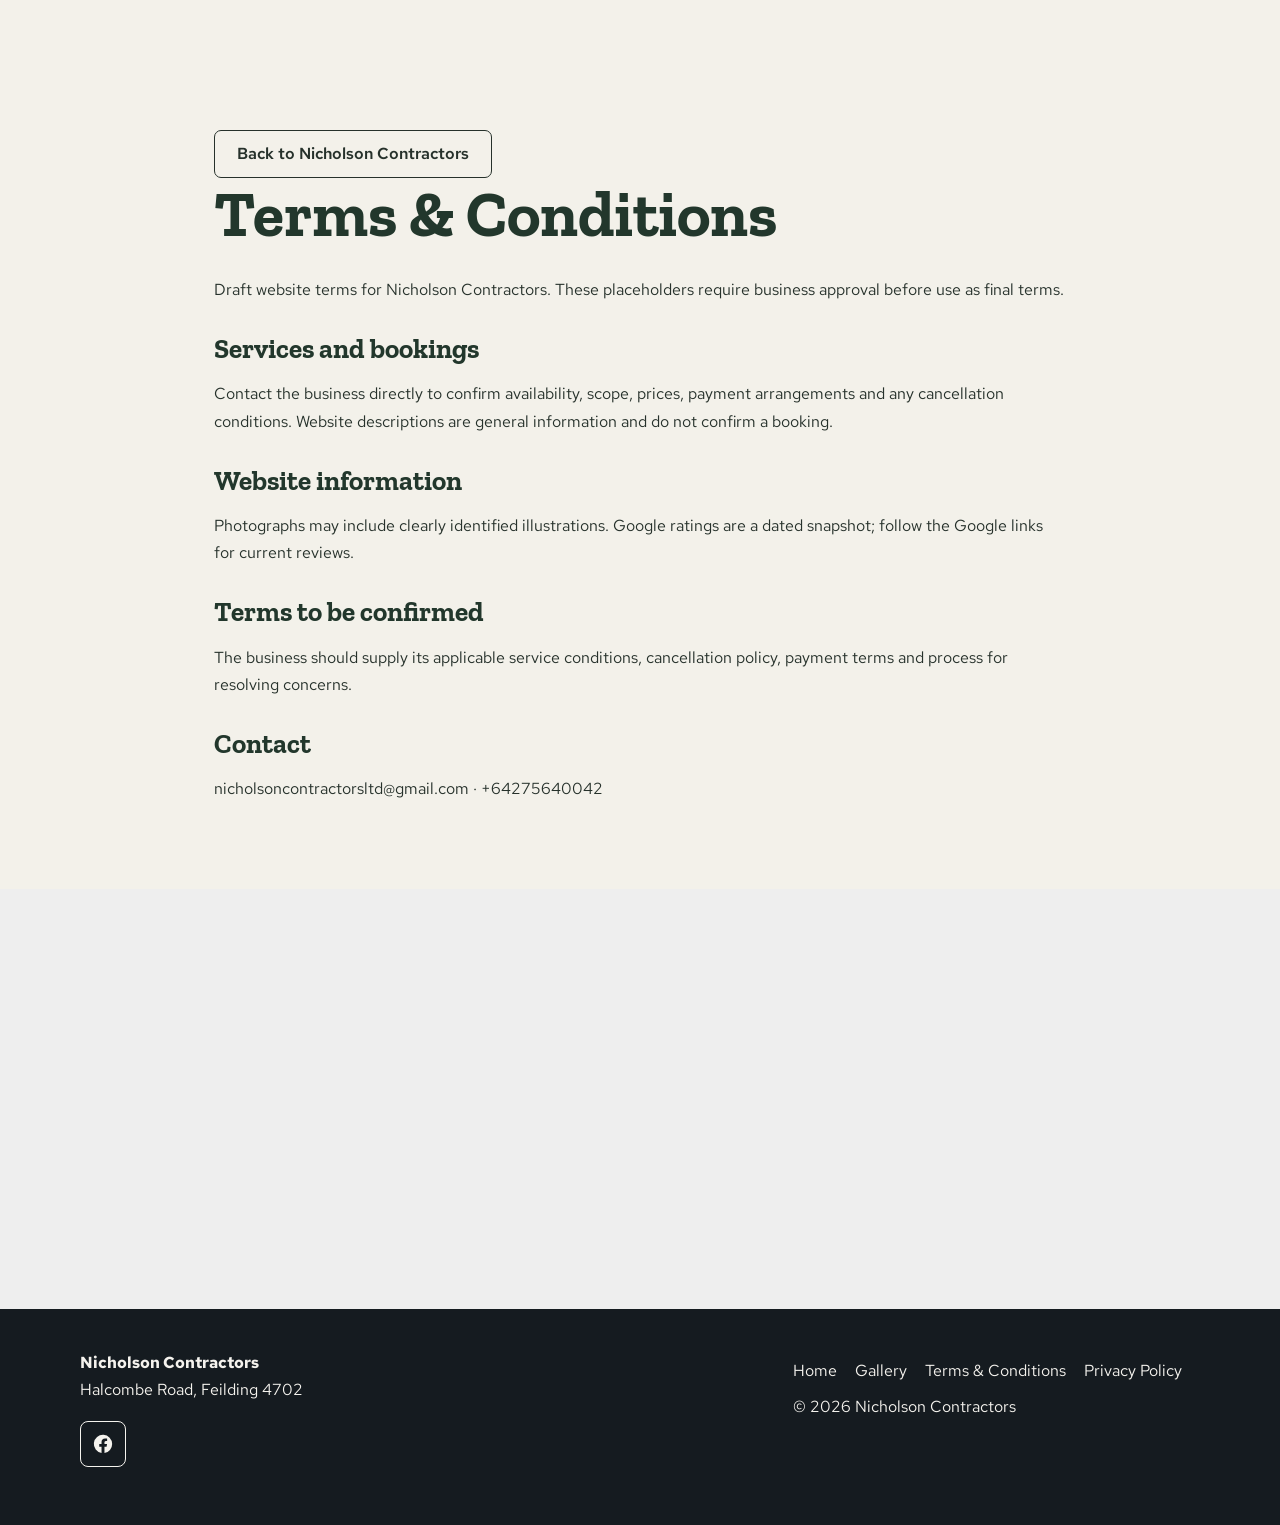
<file: terms.html>
<!DOCTYPE html><html lang="en-NZ"><head>
<meta charset="utf-8"/>
<meta content="width=device-width, initial-scale=1" name="viewport"/>
<title>Terms &amp; Conditions | Nicholson Contractors</title>
<meta content="Nicholson Contractors handles earthworks, fencing, drainage and property work around Feilding and the wider Manawatu. Call Aaron for a straight quote." name="description"/>
<meta content="Nicholson Contractors | Rural Contracting, Feilding" property="og:title"/>
<meta content="Earthworks, fencing, drainage and property work around Feilding. Call Aaron for a straight quote." property="og:description"/>
<meta content="website" property="og:type"/>
<meta content="img/hero-earthworks.jpg" property="og:image"/>
<link href="data:image/svg+xml,%3Csvg xmlns='http://www.w3.org/2000/svg' viewBox='0 0 64 64'%3E%3Crect width='64' height='64' rx='12' fill='%2322372c'/%3E%3Ctext x='32' y='44' font-family='Georgia,serif' font-size='34' font-weight='700' fill='%23c8862e' text-anchor='middle'%3EN%3C/text%3E%3C/svg%3E" rel="icon"/>
<link href="https://fonts.googleapis.com" rel="preconnect"/>
<link crossorigin="" href="https://fonts.gstatic.com" rel="preconnect"/>
<link href="https://fonts.googleapis.com/css2?family=Zilla+Slab:wght@500;600;700&amp;family=Red+Hat+Text:wght@400;500;600;700&amp;display=swap" rel="stylesheet"/>
<link href="styles.css" rel="stylesheet"/></head><body><main class="verified-legal"><a class="verified-button" href="index.html">Back to Nicholson Contractors</a><h1>Terms & Conditions</h1><p>Draft website terms for Nicholson Contractors. These placeholders require business approval before use as final terms.</p><h2>Services and bookings</h2><p>Contact the business directly to confirm availability, scope, prices, payment arrangements and any cancellation conditions. Website descriptions are general information and do not confirm a booking.</p><h2>Website information</h2><p>Photographs may include clearly identified illustrations. Google ratings are a dated snapshot; follow the Google links for current reviews.</p><h2>Terms to be confirmed</h2><p>The business should supply its applicable service conditions, cancellation policy, payment terms and process for resolving concerns.</p><h2>Contact</h2><p><a href="mailto:nicholsoncontractorsltd@gmail.com">nicholsoncontractorsltd@gmail.com</a> · <a href="tel:+64275640042">+64275640042</a></p></main><section class="verified-map" aria-label="Business location"><div class="verified-wrap"><iframe title="Map of Nicholson Contractors, Halcombe Road, Feilding 4702" src="https://www.google.com/maps?q=Nicholson%20Contractors%20Halcombe%20Road%2C%20Feilding%204702&amp;output=embed" loading="lazy" referrerpolicy="no-referrer-when-downgrade" allowfullscreen></iframe></div></section><footer class="verified-footer"><div class="verified-wrap"><div><strong>Nicholson Contractors</strong><p>Halcombe Road, Feilding 4702</p><div class="verified-socials"><a href="https://www.facebook.com/search/top?q=Nicholson%20Contractors%20%20Feilding%204702" target="_blank" rel="noopener" aria-label="Search Facebook for Nicholson Contractors (profile unverified)"><svg aria-hidden="true" viewBox="0 0 24 24" fill="currentColor"><path d="M22 12a10 10 0 1 0-11.6 9.9v-7H7.9V12h2.5V9.8c0-2.5 1.5-3.9 3.8-3.9 1.1 0 2.3.2 2.3.2v2.5h-1.3c-1.2 0-1.6.8-1.6 1.6V12h2.8l-.5 2.9h-2.3v7A10 10 0 0 0 22 12Z"/></svg></a></div></div><div><a href="index.html">Home</a><a href="gallery.html">Gallery</a><a href="/terms.html">Terms &amp; Conditions</a><a href="/privacy.html">Privacy Policy</a><p>© 2026 Nicholson Contractors</p></div></div></footer><script src="site.js" defer></script></body></html>
</file>
<file: styles.css>
/* Let responsive CSS determine image height instead of HTML pixel dimensions. */
img{height:auto}

:root{
  --pine:#22372c;
  --pine-deep:#1a2b22;
  --pine-soft:#2e4839;
  --bone:#f3f1ea;
  --bone-deep:#eae7dd;
  --amber:#c8862e;
  --amber-bright:#d99a45;
  --amber-ink:#96621d;
  --amber-deep:#7d5116;
  --ink:#26312b;
  --ink-soft:#5a675f;
  --line:rgba(34,55,44,.14);
  --radius:14px;
  --shadow:0 14px 34px -18px rgba(26,43,34,.35);
  --ease:cubic-bezier(.16,1,.3,1);
}
*{margin:0;padding:0;box-sizing:border-box}
html{scroll-behavior:smooth}
img{image-orientation:from-image;max-width:100%}
body{
  font-family:'Red Hat Text',sans-serif;
  color:var(--ink);
  background:var(--bone);
  line-height:1.7;
  font-size:16px;
  overflow-x:hidden;
}
::selection{background:var(--pine);color:var(--bone)}
h1,h2,h3{font-family:'Zilla Slab',serif;line-height:1.15;color:var(--pine)}
a{color:inherit;text-decoration:none}
.wrap{max-width:1120px;margin:0 auto;padding:0 24px}
.photo{filter:saturate(.85) contrast(1.05)}

/* ---------- intro ---------- */
#intro{
  position:fixed;inset:0;z-index:200;background:var(--pine-deep);
  display:flex;align-items:center;justify-content:center;
  transition:opacity .7s var(--ease),visibility .7s;
}
#intro span{
  font-family:'Zilla Slab',serif;font-size:1.6rem;font-weight:600;color:var(--bone);
  letter-spacing:.04em;opacity:0;transform:translateY(14px);
  animation:introIn .8s var(--ease) .15s forwards;
}
#intro.gone{opacity:0;visibility:hidden}
@keyframes introIn{to{opacity:1;transform:none}}

/* ---------- nav ---------- */
nav{
  position:fixed;top:0;left:0;right:0;z-index:100;
  background:rgba(243,241,234,.86);backdrop-filter:blur(12px);-webkit-backdrop-filter:blur(12px);
  border-bottom:1px solid var(--line);
  transition:box-shadow .3s;
}
nav.scrolled{box-shadow:0 6px 24px -14px rgba(26,43,34,.3)}
.nav-inner{max-width:1120px;margin:0 auto;padding:0 24px;height:68px;display:flex;align-items:center;justify-content:space-between;gap:16px}
.brand{font-family:'Zilla Slab',serif;font-weight:700;font-size:1.28rem;color:var(--pine);letter-spacing:.01em;white-space:nowrap}
.brand b{color:var(--amber)}
.nav-links{display:flex;align-items:center;gap:26px;font-size:.94rem;font-weight:600}
.nav-links a{color:var(--ink-soft);transition:color .25s}
.nav-links a:hover{color:var(--pine)}
.nav-phone{
  display:inline-flex;align-items:center;gap:8px;height:40px;padding:0 16px;line-height:1;
  background:var(--pine);color:#fdfcf8;border-radius:999px;font-weight:600;font-size:.9rem;
  transition:background .25s,transform .25s;white-space:nowrap;
}
.nav-phone:hover{background:var(--pine-soft);transform:translateY(-1px)}
.nav-phone svg{flex:none}
#navToggle{display:none;background:none;border:0;cursor:pointer;padding:8px;color:var(--pine)}
@media(max-width:840px){
  .nav-links{
    position:fixed;top:68px;left:0;right:0;flex-direction:column;align-items:stretch;gap:0;
    background:var(--bone);border-bottom:1px solid var(--line);
    visibility:hidden;opacity:0;transform:translateY(-10px);pointer-events:none;
    transition:opacity .35s var(--ease),transform .35s var(--ease),visibility .35s;
  }
  .nav-links.open{visibility:visible;opacity:1;transform:none;pointer-events:auto}
  .nav-links a{padding:15px 24px;border-top:1px solid var(--line);color:var(--ink)}
  .nav-links .nav-phone{margin:14px 24px 18px;justify-content:center;border-radius:999px;border-top:0}
  #navToggle{display:block}
}

/* ---------- hero ---------- */
header.hero{
  position:relative;min-height:100dvh;display:flex;align-items:center;
  background:var(--pine-deep);overflow:hidden;
}
.slides{position:absolute;inset:0}
.slides img{
  position:absolute;inset:0;width:100%;height:100%;object-fit:cover;
  opacity:0;transition:opacity 1.6s ease;filter:saturate(.85) contrast(1.05);
}
.slides img.on{opacity:1}
.hero-scrim{position:absolute;inset:0;background:linear-gradient(200deg,rgba(26,43,34,.42) 0%,rgba(26,43,34,.68) 62%,rgba(26,43,34,.86) 100%)}
.hero-content{position:relative;z-index:2;width:100%;padding:120px 0 90px}
.hero-grid{max-width:1120px;margin:0 auto;padding:0 24px;display:grid;grid-template-columns:minmax(0,640px)}
.eyebrow{
  font-size:.8rem;font-weight:700;letter-spacing:.16em;text-transform:uppercase;
  color:var(--amber-bright);margin-bottom:18px;
}
.hero h1{
  font-size:clamp(2.5rem,5.4vw,3.9rem);font-weight:700;color:#fdfcf8;
  margin-bottom:20px;
}
.hero p.lede{color:rgba(243,241,234,.85);font-size:1.1rem;max-width:34rem;margin-bottom:32px}
.hero-ctas{display:flex;flex-wrap:wrap;gap:14px;margin-bottom:38px}
.btn{
  display:inline-flex;align-items:center;justify-content:center;gap:10px;
  height:52px;padding:0 28px;border-radius:999px;font-weight:700;font-size:1rem;line-height:1;
  transition:transform .25s var(--ease),background .25s,box-shadow .25s;
}
.btn:active{transform:scale(.98)}
.btn-amber{background:var(--amber-ink);color:#fff;box-shadow:0 12px 26px -14px rgba(26,43,34,.55)}
.btn-amber:hover{background:var(--amber-deep);transform:translateY(-2px)}
.btn-ghost{border:1.5px solid rgba(243,241,234,.55);color:#fdfcf8;background:rgba(26,43,34,.25)}
.btn-ghost:hover{background:rgba(243,241,234,.14);transform:translateY(-2px)}
.hero-review{
  max-width:430px;border-radius:var(--radius);padding:18px 22px;
  background:rgba(243,241,234,.1);backdrop-filter:blur(10px);-webkit-backdrop-filter:blur(10px);
  border:1px solid rgba(243,241,234,.22);
}
.hero-review .stars{color:var(--amber-bright);display:flex;gap:3px;margin-bottom:8px}
.hero-review blockquote{font-size:.95rem;color:rgba(243,241,234,.92);min-height:3.2em;transition:opacity .5s}
.hero-review blockquote.fading{opacity:0}
.hero-review cite{display:block;margin-top:8px;font-style:normal;font-size:.83rem;font-weight:600;color:rgba(243,241,234,.65)}

/* ---------- sections ---------- */
section{padding:96px 0}
.sec-head{max-width:640px;margin-bottom:52px}
.sec-head h2{font-size:clamp(1.9rem,3.6vw,2.6rem);font-weight:700;margin-bottom:14px}
.sec-head p{color:var(--ink-soft)}
.reveal{opacity:0;transform:translateY(26px);transition:opacity .8s var(--ease),transform .8s var(--ease)}
.reveal.in{opacity:1;transform:none}

/* services */
#services{background:var(--bone)}
.svc-grid{display:grid;grid-template-columns:repeat(3,1fr);gap:26px}
.svc{
  background:#fff;border-radius:var(--radius);overflow:hidden;border:1px solid var(--line);
  box-shadow:var(--shadow);transition:transform .35s var(--ease),box-shadow .35s;
  display:flex;flex-direction:column;
}
.svc:hover{transform:translateY(-6px);box-shadow:0 24px 44px -20px rgba(26,43,34,.4)}
.svc img{width:100%;aspect-ratio:16/9;object-fit:cover;display:block}
.svc-body{padding:22px 24px 26px}
.svc-label{display:flex;align-items:center;gap:8px;font-size:.72rem;font-weight:700;letter-spacing:.14em;text-transform:uppercase;color:var(--amber-ink);margin-bottom:10px}
.svc h3{font-size:1.3rem;font-weight:600;margin-bottom:8px}
.svc p{font-size:.94rem;color:var(--ink-soft)}
@media(max-width:900px){.svc-grid{grid-template-columns:repeat(2,1fr)}}
@media(max-width:620px){.svc-grid{grid-template-columns:1fr}}

/* about */
#about{background:var(--pine);color:var(--bone)}
#about .sec-head h2,#about h2{color:#fdfcf8}
.about-grid{display:grid;grid-template-columns:1fr 1fr;gap:56px;align-items:center}
.about-photo{position:relative}
.about-photo img{width:100%;aspect-ratio:4/3;object-fit:cover;border-radius:var(--radius);display:block}
.about-tag{
  position:absolute;bottom:-16px;left:-16px;background:var(--amber-ink);color:#fff;
  font-family:'Zilla Slab',serif;font-weight:600;font-size:1rem;
  padding:12px 20px;border-radius:12px;box-shadow:var(--shadow);
}
.about-copy h2{font-size:clamp(1.9rem,3.4vw,2.5rem);margin-bottom:18px}
.about-copy p{color:rgba(243,241,234,.82);margin-bottom:16px}
.checklist{list-style:none;margin-top:26px;display:grid;gap:14px}
.checklist li{display:flex;gap:12px;align-items:flex-start;font-weight:600;color:#fdfcf8}
.checklist svg{flex:none;margin-top:3px;color:var(--amber)}
@media(max-width:840px){.about-grid{grid-template-columns:1fr}.about-tag{left:12px}}

/* crew */
#crew{background:var(--bone-deep)}
.badge{
  display:inline-block;font-size:.72rem;font-weight:700;letter-spacing:.1em;text-transform:uppercase;
  background:rgba(34,55,44,.08);color:var(--ink-soft);border:1px solid var(--line);
  padding:5px 12px;border-radius:999px;margin-bottom:16px;
}
.crew-row{display:grid;grid-template-columns:repeat(3,1fr);gap:26px}
.crew-card{
  background:#fff;border:1px solid var(--line);border-radius:var(--radius);
  padding:32px 26px;text-align:center;box-shadow:var(--shadow);
  transition:transform .35s var(--ease);
}
.crew-card:hover{transform:translateY(-5px)}
.avatar{
  width:82px;height:82px;margin:0 auto 18px;border-radius:50%;
  background:var(--pine);color:var(--amber);border:3px solid var(--amber);
  display:flex;align-items:center;justify-content:center;
  font-family:'Zilla Slab',serif;font-weight:700;font-size:1.6rem;letter-spacing:.02em;
}
.crew-card h3{font-size:1.2rem;font-weight:600;margin-bottom:6px}
.crew-card p{font-size:.92rem;color:var(--ink-soft)}
@media(max-width:760px){.crew-row{grid-template-columns:1fr;max-width:400px;margin:0 auto}}

/* reviews */
#reviews{background:var(--bone)}
.rev-grid{display:grid;grid-template-columns:repeat(3,1fr);gap:26px;margin-bottom:40px}
.rev{
  background:#fff;border:1px solid var(--line);border-radius:var(--radius);
  padding:28px;box-shadow:var(--shadow);display:flex;flex-direction:column;gap:14px;
}
.rev .stars{display:flex;gap:3px;color:var(--amber)}
.rev p{font-size:.95rem;color:var(--ink)}
.rev footer{display:flex;justify-content:space-between;align-items:center;font-size:.85rem;color:var(--ink-soft);margin-top:auto}
.rev footer b{color:var(--pine);font-weight:700}
.rev-actions{display:flex;justify-content:center}
.btn-outline{border:1.5px solid var(--pine);color:var(--pine);background:transparent}
.btn-outline:hover{background:var(--pine);color:#fdfcf8;transform:translateY(-2px)}
@media(max-width:900px){.rev-grid{grid-template-columns:1fr;max-width:520px;margin:0 auto 40px}}

/* review banner */
#review-banner{background:var(--pine-deep);padding:70px 0}
.banner-inner{display:flex;flex-wrap:wrap;align-items:center;justify-content:space-between;gap:26px}
.banner-inner h2{color:#fdfcf8;font-size:clamp(1.6rem,3vw,2.2rem)}
.banner-inner p{color:rgba(243,241,234,.7);margin-top:6px}

/* contact */
#contact{background:var(--bone)}
.contact-card{
  background:var(--pine);border-radius:20px;overflow:hidden;box-shadow:var(--shadow);
  display:grid;grid-template-columns:1fr 1fr;min-height:520px;
}
.contact-map{position:relative;min-height:320px}
.contact-map iframe{position:absolute;inset:0;width:100%;height:100%;border:0}
.contact-body{padding:48px 46px;color:var(--bone);display:flex;flex-direction:column;gap:22px}
.contact-body h2{color:#fdfcf8;font-size:clamp(1.7rem,3vw,2.2rem)}
.contact-body>p{color:rgba(243,241,234,.78);font-size:.98rem}
.contact-btns{display:grid;gap:12px}
.contact-btns .btn{width:100%}
.btn-bone{background:var(--bone);color:var(--pine)}
.btn-bone:hover{background:#fff;transform:translateY(-2px)}
.c-rows{display:grid;gap:14px;margin-top:4px}
.c-row{display:flex;gap:12px;align-items:center;font-size:.95rem;color:rgba(243,241,234,.9)}
.c-row svg{flex:none;color:var(--amber)}
.socials{display:flex;gap:12px;margin-top:6px}
.socials a{
  width:42px;height:42px;border-radius:50%;border:1px solid rgba(243,241,234,.3);
  display:flex;align-items:center;justify-content:center;color:var(--bone);
  transition:background .25s,transform .25s;
}
.socials a:hover{background:var(--amber);border-color:var(--amber);transform:translateY(-2px)}
@media(max-width:880px){
  .contact-card{grid-template-columns:1fr}
  .contact-map{order:2;min-height:300px}
  .contact-body{order:1;padding:38px 26px}
}

/* footer */
footer.site{background:var(--pine-deep);color:rgba(243,241,234,.72);padding:54px 0 30px}
.foot-grid{display:flex;flex-wrap:wrap;justify-content:space-between;gap:28px;align-items:flex-start;margin-bottom:36px}
.foot-brand{font-family:'Zilla Slab',serif;font-weight:700;font-size:1.3rem;color:#fdfcf8}
.foot-brand b{color:var(--amber)}
.foot-grid p{font-size:.9rem;max-width:300px;margin-top:8px}
.foot-links{display:flex;gap:22px;font-size:.9rem;font-weight:600;flex-wrap:wrap}
.foot-links a:hover{color:#fdfcf8}
.foot-base{border-top:1px solid rgba(243,241,234,.14);padding-top:22px;display:flex;flex-wrap:wrap;gap:14px;justify-content:space-between;align-items:center;font-size:.82rem}
.foot-base .socials a{width:38px;height:38px}

@media (prefers-reduced-motion: reduce){
  html{scroll-behavior:auto}
  *,*::before,*::after{animation-duration:.01ms!important;transition-duration:.01ms!important}
  .reveal{opacity:1;transform:none}
}

/* Verified content and accessible responsive refinements */
html{scroll-padding-top:90px}body{font-size:16px}img{max-width:100%;border-radius:8px}a,button{touch-action:manipulation}a:focus-visible,button:focus-visible,[tabindex]:focus-visible{outline:3px solid #deaa53;outline-offset:5px}.reveal{opacity:1!important;transform:none!important}.hero{background:#151b20;animation:pageEnter .8s ease both}.hero h1{max-width:22ch}.hero .verified-rating{display:inline-flex;gap:10px;flex-wrap:wrap;align-items:center;margin-top:22px;padding:13px 16px;color:white;background:#1119;border:1px solid #fff5;backdrop-filter:blur(12px);border-radius:10px;text-decoration:none;font-size:16px;max-width:100%}.verified-stars{display:flex;gap:3px;color:#bd852b}.verified-stars svg{width:18px;height:18px;flex:none}.hero .verified-stars{color:#ffd080}.verified-section{padding:80px 24px;background:#f5f3ee;color:#202620}.verified-wrap{max-width:1120px;margin:auto}.verified-section h2{font-size:clamp(2rem,5vw,3.2rem);margin:0 0 16px}.verified-section p{margin:12px 0;line-height:1.7}.verified-grid{display:grid;grid-template-columns:repeat(3,minmax(0,1fr));gap:22px;margin:30px 0}.verified-card{background:white;color:#232323;border:1px solid #20262022;border-radius:10px;padding:26px;min-width:0}.verified-card blockquote{margin:20px 0;font-size:18px;line-height:1.6}.verified-card small{display:block;font-size:14px;color:#555;margin-top:5px}.verified-actions{display:flex;gap:12px;flex-wrap:wrap}.verified-button{display:inline-flex;align-items:center;justify-content:center;min-height:48px;padding:12px 22px;border:1px solid currentColor;border-radius:7px;text-decoration:none;font-weight:600;line-height:1.4;max-width:100%;text-align:center}.verified-button.primary{background:#242c29;color:white;border-color:#242c29}.verified-socials{display:flex;flex-wrap:wrap;gap:12px;margin:18px 0}.verified-socials a{width:46px;height:46px;display:flex;align-items:center;justify-content:center;border:1px solid currentColor;border-radius:8px}.verified-socials svg{width:22px;height:22px}.verified-gallery img{width:100%;height:auto;aspect-ratio:4/3;object-fit:cover;display:block}.verified-gallery figure{margin:0;min-width:0}.verified-gallery figcaption{font-size:15px;margin-top:10px}.verified-map{padding:24px;background:#eee}.verified-map iframe{display:block;width:100%;height:360px;border:0;border-radius:12px}.verified-legal{max-width:900px;margin:auto;padding:130px 24px 70px;min-height:65vh}.verified-legal h1{font-size:clamp(2.3rem,7vw,4rem);margin:0 0 24px}.verified-legal h2{font-size:1.7rem;margin:30px 0 12px}.verified-legal p{margin:16px 0}.verified-footer{padding:40px 24px;background:#151b20;color:#f5f3ee}.verified-footer .verified-wrap{display:flex;justify-content:space-between;flex-wrap:wrap;gap:24px}.verified-footer a{display:inline-flex;align-items:center;min-height:44px;margin-right:18px}.verified-footer .verified-socials a{margin:0}.verified-footer p{max-width:42ch}.slide-control{position:absolute;bottom:16px;right:20px;z-index:4;min-height:44px;padding:8px 14px;background:#111a;border:1px solid #fff7;border-radius:6px;color:white;font:inherit}.hero-slide img,.hero .slides img{border-radius:0;width:100%;height:100%;object-fit:cover}.hero-slide{transition:opacity 1.2s ease!important}.hero .hero-bg{background:none!important}.hero .hero-bg img{position:absolute;inset:0;width:100%;height:100%;object-fit:cover;border-radius:0;opacity:0;transition:opacity 1.2s}.hero .hero-bg img.on{opacity:1}.hero .hero-bg:after{content:'';position:absolute;inset:0;background:#10101999}.service-card>img{width:100%;aspect-ratio:3/2;object-fit:cover;margin-bottom:18px}.verified-logo{width:80px;height:80px;object-fit:contain;margin-bottom:18px}.nav-call{min-width:44px;min-height:44px}button{min-width:44px;min-height:44px}.verified-mobile-call{display:none}@keyframes pageEnter{from{opacity:0;transform:translateY(12px)}to{opacity:1;transform:none}}@media(max-width:767px){.verified-grid{grid-template-columns:1fr}.verified-section{padding:56px 20px}.hero h1{font-size:clamp(2.1rem,9vw,3rem)!important;line-height:1.08!important}.hero{min-height:760px!important;padding-top:0!important}.hero-content,.hero-inner,.hero-in{padding-top:110px!important;padding-bottom:90px!important}.hero p{font-size:16px!important}.hero .verified-rating{margin-top:16px}.hero-grid{grid-template-columns:1fr!important}.verified-map{padding:20px}.verified-mobile-call{display:inline-flex;align-items:center;justify-content:center;min-height:44px;padding:8px 12px;text-decoration:none;font-weight:600}.hero-scroll{display:none}.verified-actions .verified-button{width:100%}.hero-ctas,.hero-actions,.cta-row{gap:10px!important}.hero .btn,.hero .btn-primary,.hero .btn-outline{min-height:46px!important;padding:12px 16px!important}.hero .lead,.hero .lede,.hero .hero-sub{margin:14px 0 20px!important}}@media(prefers-reduced-motion:reduce){*,*:before,*:after{animation:none!important;transition:none!important;scroll-behavior:auto!important}#intro{display:none!important}}

.verified-mobile-call{color:inherit}.hero .verified-rating{line-height:1.5} .verified-legal>.verified-section{padding-left:0;padding-right:0} .verified-legal .verified-grid{grid-template-columns:repeat(auto-fit,minmax(min(100%,220px),1fr))}

.verified-mobile-call{color:#fff;background:#202b26;border-radius:6px;white-space:nowrap}.verified-legal{animation:pageEnter .8s ease both}.verified-legal section{background:transparent;color:inherit}.verified-footer a{overflow-wrap:anywhere}.verified-map{padding-top:30px;padding-bottom:30px}#intro{animation:hideIntro 0s 1.4s forwards}@keyframes hideIntro{to{visibility:hidden;opacity:0}}

/* Keep direct card photos from shrinking within equal-height grid cards. */
.svc>img,.service-card>img{height:auto;flex-shrink:0}
</file>
